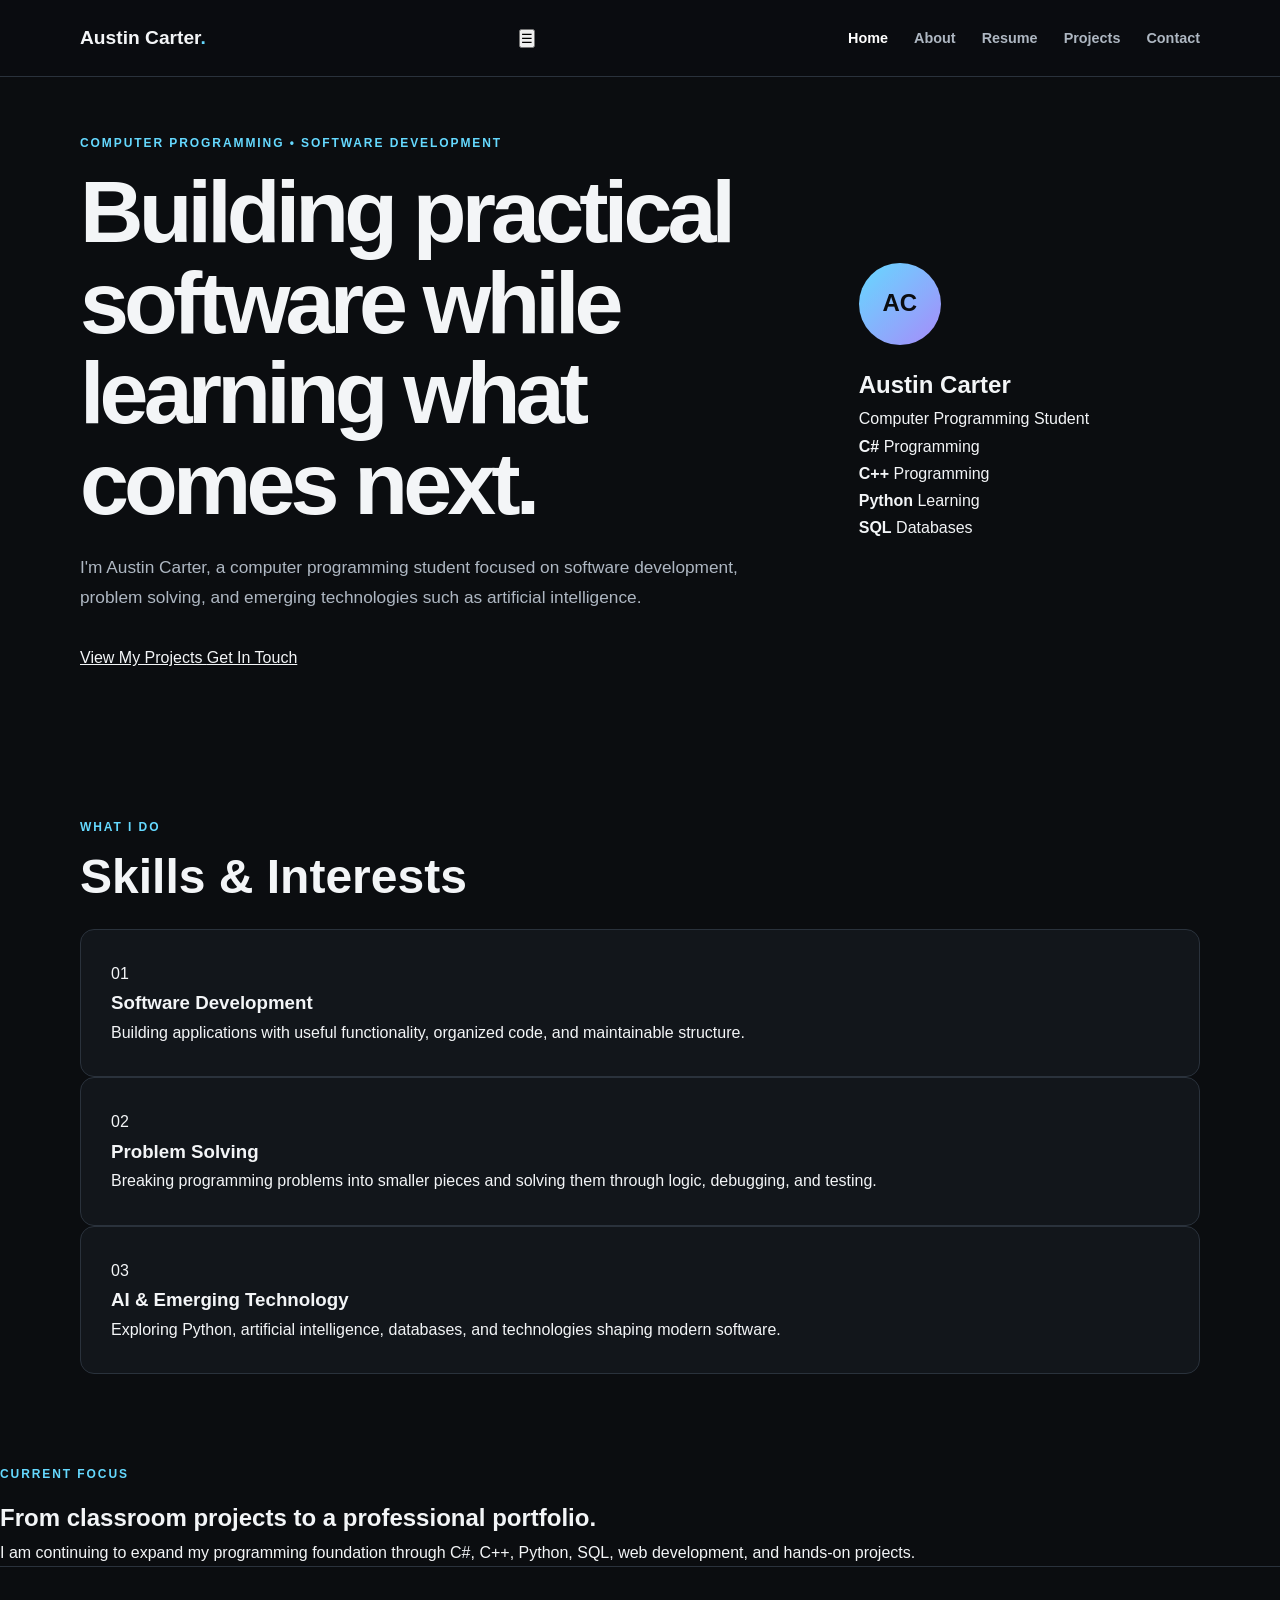
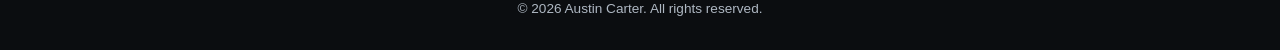
<file: index.html>
<!DOCTYPE html>
<html lang="en">

	<head>
		<meta charset="UTF-8">
			<meta name="viewport" content="width=device-width, initial-scale=1.0">

				<meta name="description"
					content="Austin Carter's software development portfolio.">

					<title>Austin Carter | Portfolio</title>

					<link rel="stylesheet" href="css/style.css">
</head>

	<body>

		<!-- Navigation -->
		<header class="site-header">

			<nav class="nav">

				<a class="brand" href="index.html">
					Austin Carter<span>.</span>
				</a>

				<button class="menu-toggle" aria-label="Open navigation menu">
					☰
				</button>

				<ul class="nav-links">

					<li>
						<a class="active" href="index.html">Home</a>
					</li>

					<li>
						<a href="about.html">About</a>
					</li>

					<li>
						<a href="resume.html">Resume</a>
					</li>

					<li>
						<a href="projects.html">Projects</a>
					</li>

					<li>
						<a href="contact.html">Contact</a>
					</li>

				</ul>

			</nav>

		</header>


		<!-- Main Content -->
		<main>

			<!-- Hero Section -->
			<section class="hero">

				<div class="hero-content">

					<p class="eyebrow">
						COMPUTER PROGRAMMING • SOFTWARE DEVELOPMENT
					</p>

					<h1>
						Building practical software while learning what comes next.
					</h1>

					<p class="lead">
						I'm Austin Carter, a computer programming student focused
						on software development, problem solving, and emerging
						technologies such as artificial intelligence.
					</p>

					<div class="hero-buttons">

						<a class="button" href="projects.html">
							View My Projects
						</a>

						<a class="button button-outline" href="contact.html">
							Get In Touch
						</a>

					</div>

				</div>


				<!-- Profile Card -->
				<aside class="profile-card">

					<div class="avatar">
						AC
					</div>

					<h2>
						Austin Carter
					</h2>

					<p>
						Computer Programming Student
					</p>

					<div class="skill-grid">

						<div>
							<strong>C#</strong>
							<span>Programming</span>
						</div>

						<div>
							<strong>C++</strong>
							<span>Programming</span>
						</div>

						<div>
							<strong>Python</strong>
							<span>Learning</span>
						</div>

						<div>
							<strong>SQL</strong>
							<span>Databases</span>
						</div>

					</div>

				</aside>

			</section>


			<!-- Skills Section -->
			<section class="section">

				<div class="section-heading">

					<p class="eyebrow">
						WHAT I DO
					</p>

					<h2>
						Skills & Interests
					</h2>

				</div>


				<div class="cards three">

					<article class="card">

						<div class="number">
							01
						</div>

						<h3>
							Software Development
						</h3>

						<p>
							Building applications with useful functionality,
							organized code, and maintainable structure.
						</p>

					</article>


					<article class="card">

						<div class="number">
							02
						</div>

						<h3>
							Problem Solving
						</h3>

						<p>
							Breaking programming problems into smaller pieces
							and solving them through logic, debugging, and testing.
						</p>

					</article>


					<article class="card">

						<div class="number">
							03
						</div>

						<h3>
							AI & Emerging Technology
						</h3>

						<p>
							Exploring Python, artificial intelligence, databases,
							and technologies shaping modern software.
						</p>

					</article>

				</div>

			</section>


			<!-- Current Focus -->
			<section class="focus-section">

				<div class="focus-content">

					<div>

						<p class="eyebrow">
							CURRENT FOCUS
						</p>

						<h2>
							From classroom projects to a professional portfolio.
						</h2>

					</div>

					<p>
						I am continuing to expand my programming foundation
						through C#, C++, Python, SQL, web development, and
						hands-on projects.
					</p>

				</div>

			</section>

		</main>


		<!-- Footer -->
		<footer class="site-footer">

			<p>
				© 2026 Austin Carter. All rights reserved.
			</p>

		</footer>


		<script src="js/script.js"></script>

	</body>

</html>
</file>
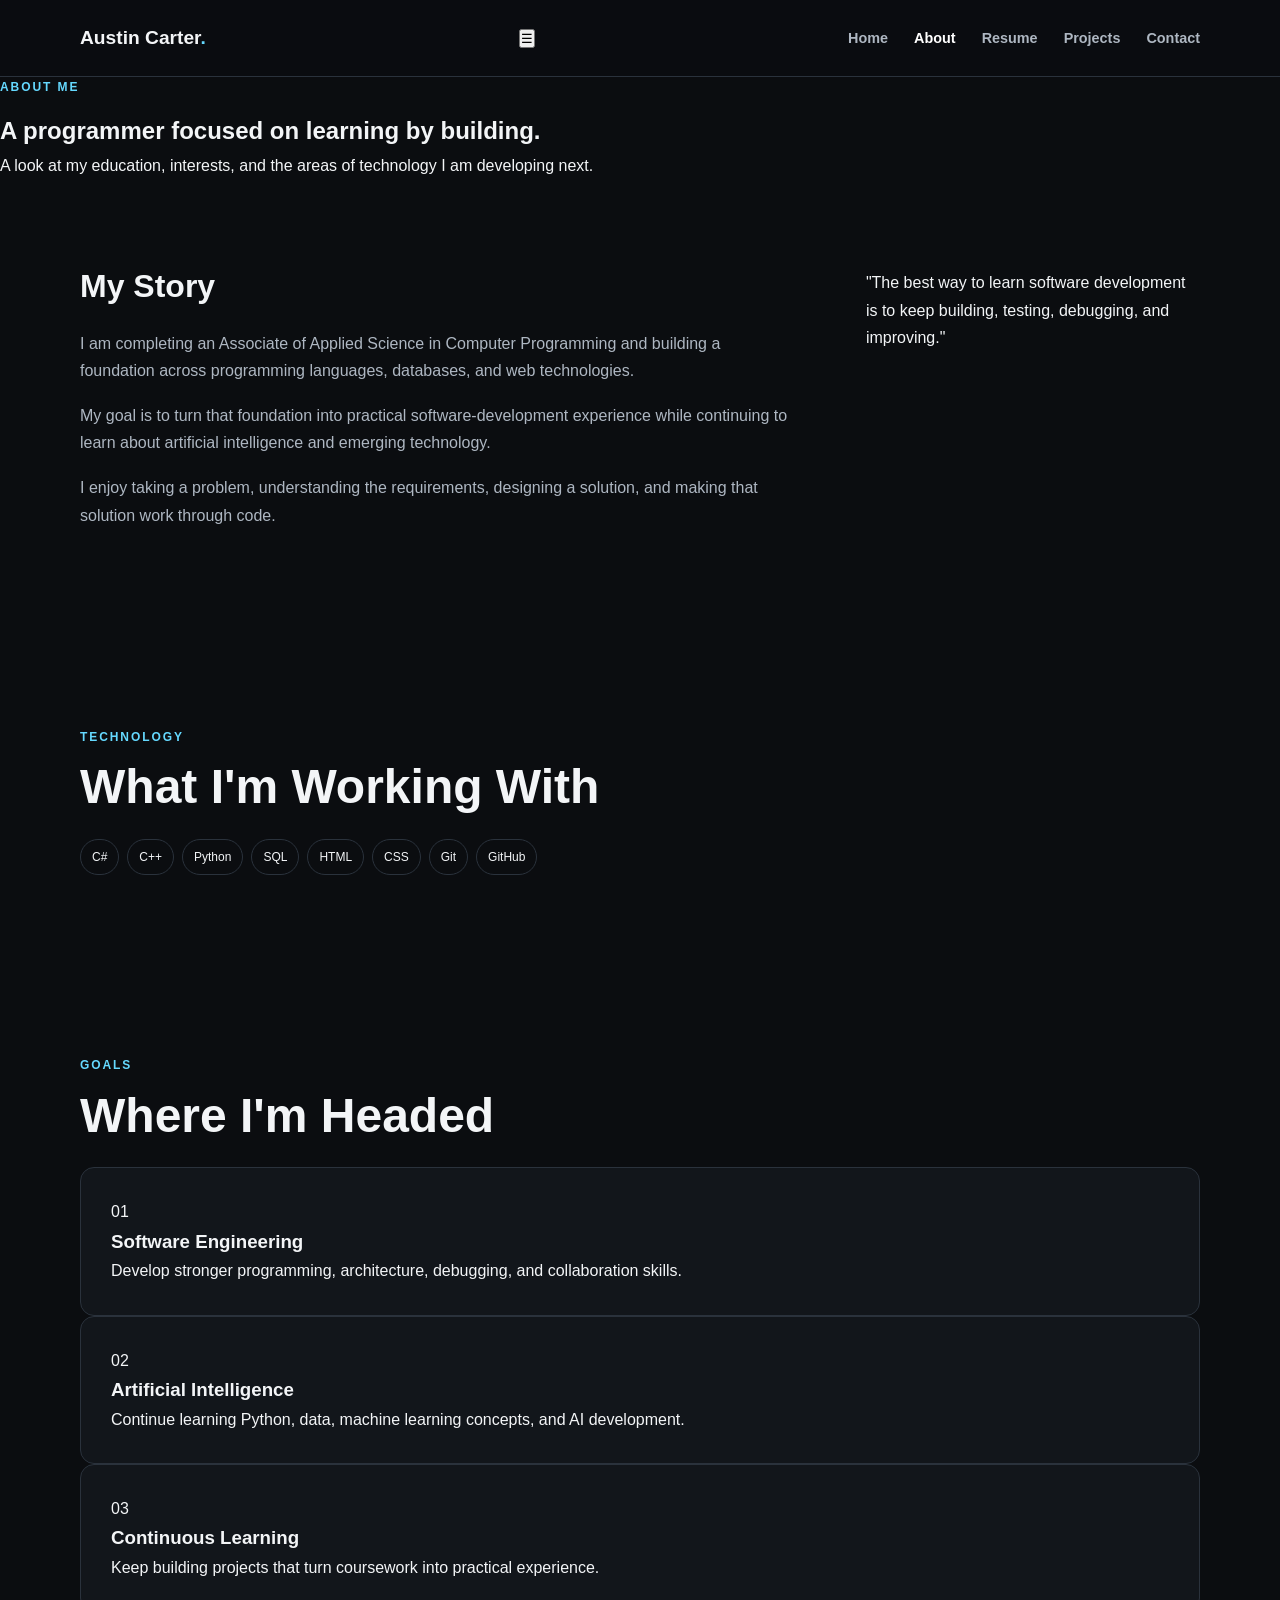
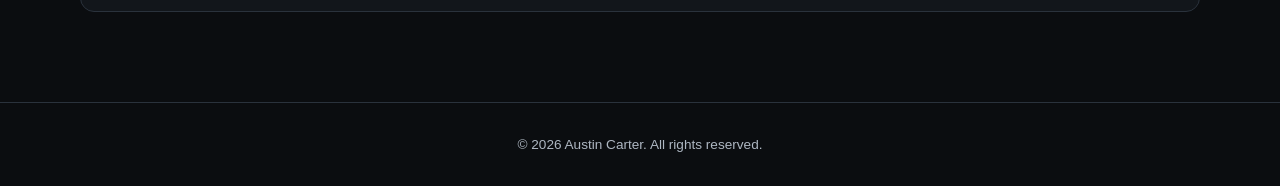
<file: about.html>
<!DOCTYPE html>
<html lang="en">

	<head>

		<meta charset="UTF-8">

			<meta name="viewport"
				content="width=device-width, initial-scale=1.0">

				<meta name="description"
					content="About Austin Carter and my programming background.">

					<title>About | Austin Carter</title>

					<link rel="stylesheet" href="css/style.css">

</head>

	<body>

		<!-- Navigation -->
		<header class="site-header">

			<nav class="nav">

				<a class="brand" href="index.html">
					Austin Carter<span>.</span>
				</a>

				<button class="menu-toggle" aria-label="Open navigation menu">
					☰
				</button>

				<ul class="nav-links">

					<li>
						<a href="index.html">Home</a>
					</li>

					<li>
						<a class="active" href="about.html">About</a>
					</li>

					<li>
						<a href="resume.html">Resume</a>
					</li>

					<li>
						<a href="projects.html">Projects</a>
					</li>

					<li>
						<a href="contact.html">Contact</a>
					</li>

				</ul>

			</nav>

		</header>


		<main>

			<!-- Page Header -->
			<section class="page-header">

				<p class="eyebrow">
					ABOUT ME
				</p>

				<h1>
					A programmer focused on learning by building.
				</h1>

				<p>
					A look at my education, interests, and the areas of
					technology I am developing next.
				</p>

			</section>


			<!-- About -->
			<section class="section split">

				<div>

					<h2>
						My Story
					</h2>

					<p>
						I am completing an Associate of Applied Science
						in Computer Programming and building a foundation
						across programming languages, databases, and web
						technologies.
					</p>

					<p>
						My goal is to turn that foundation into practical
						software-development experience while continuing
						to learn about artificial intelligence and emerging
						technology.
					</p>

					<p>
						I enjoy taking a problem, understanding the
						requirements, designing a solution, and making
						that solution work through code.
					</p>

				</div>


				<aside class="quote-card">

					<p>
						"The best way to learn software development is to
						keep building, testing, debugging, and improving."
					</p>

				</aside>

			</section>


			<!-- Technology -->
			<section class="light-section">

				<div class="section">

					<p class="eyebrow">
						TECHNOLOGY
					</p>

					<h2>
						What I'm Working With
					</h2>

					<div class="pills">

						<span>C#</span>

						<span>C++</span>

						<span>Python</span>

						<span>SQL</span>

						<span>HTML</span>

						<span>CSS</span>

						<span>Git</span>

						<span>GitHub</span>

					</div>

				</div>

			</section>


			<!-- Goals -->
			<section class="section">

				<div class="section-heading">

					<p class="eyebrow">
						GOALS
					</p>

					<h2>
						Where I'm Headed
					</h2>

				</div>


				<div class="cards three">

					<article class="card">

						<div class="number">
							01
						</div>

						<h3>
							Software Engineering
						</h3>

						<p>
							Develop stronger programming, architecture,
							debugging, and collaboration skills.
						</p>

					</article>


					<article class="card">

						<div class="number">
							02
						</div>

						<h3>
							Artificial Intelligence
						</h3>

						<p>
							Continue learning Python, data, machine learning
							concepts, and AI development.
						</p>

					</article>


					<article class="card">

						<div class="number">
							03
						</div>

						<h3>
							Continuous Learning
						</h3>

						<p>
							Keep building projects that turn coursework
							into practical experience.
						</p>

					</article>

				</div>

			</section>

		</main>


		<footer class="site-footer">

			<p>
				© 2026 Austin Carter. All rights reserved.
			</p>

		</footer>


		<script src="js/script.js"></script>

	</body>

</html>
</file>
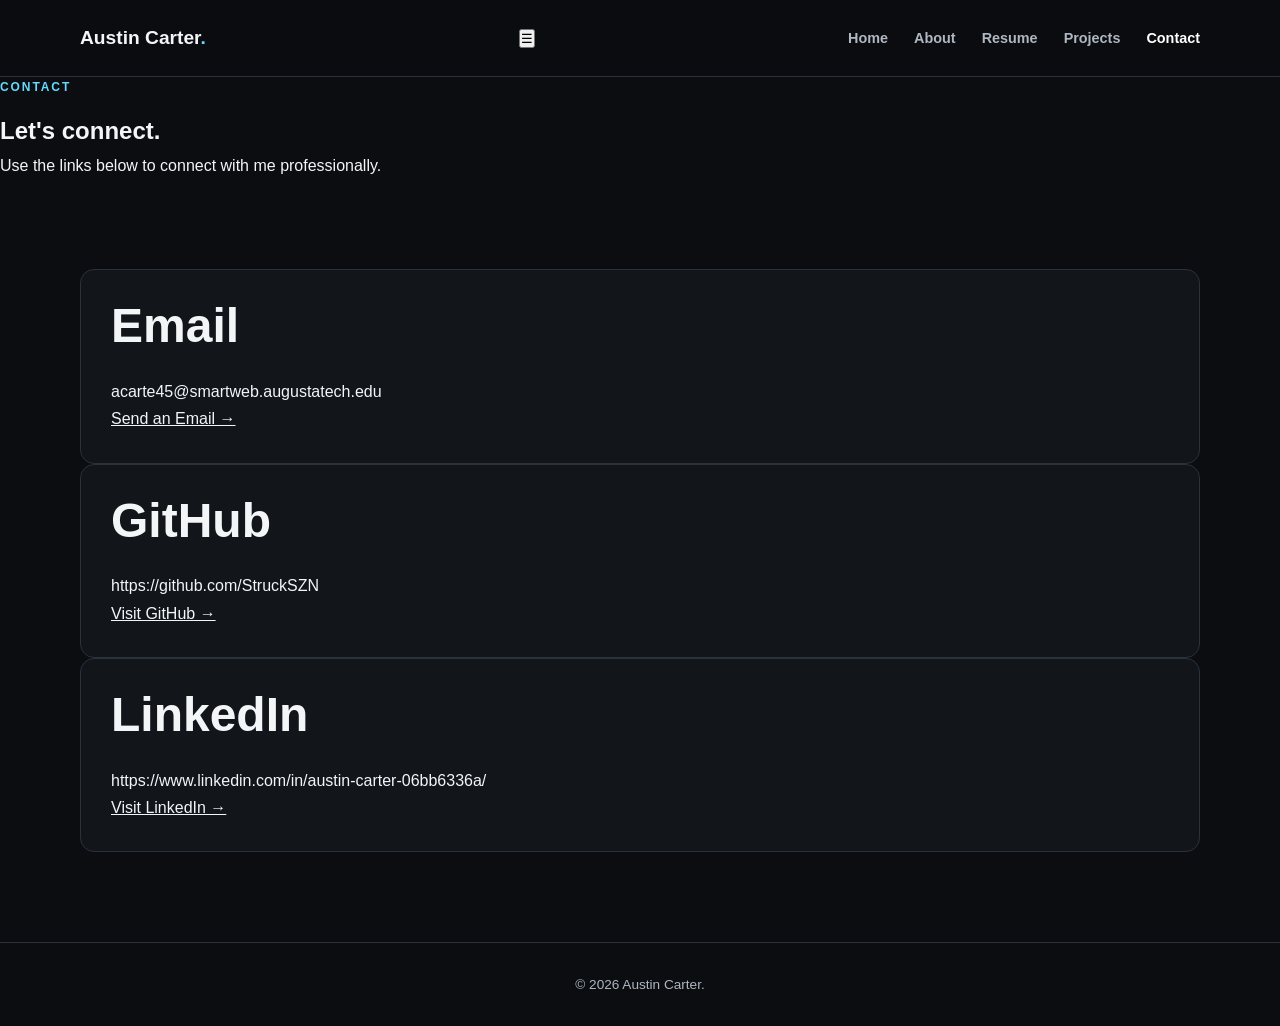
<file: contact.html>
<!DOCTYPE html>
<html lang="en">

	<head>

		<meta charset="UTF-8">

			<meta name="viewport"
				content="width=device-width, initial-scale=1.0">

				<meta name="description"
					content="Contact Austin Carter.">

					<title>Contact | Austin Carter</title>

					<link rel="stylesheet" href="css/style.css">

</head>

	<body>

		<!-- Navigation -->
		<header class="site-header">

			<nav class="nav">

				<a class="brand" href="index.html">
					Austin Carter<span>.</span>
				</a>

				<button class="menu-toggle" aria-label="Open navigation menu">
					☰
				</button>

				<ul class="nav-links">

					<li>
						<a href="index.html">Home</a>
					</li>

					<li>
						<a href="about.html">About</a>
					</li>

					<li>
						<a href="resume.html">Resume</a>
					</li>

					<li>
						<a href="projects.html">Projects</a>
					</li>

					<li>
						<a class="active" href="contact.html">Contact</a>
					</li>

				</ul>

			</nav>

		</header>


		<main>

			<!-- Page Header -->
			<section class="page-header">

				<p class="eyebrow">
					CONTACT
				</p>

				<h1>
					Let's connect.
				</h1>

				<p>
					Use the links below to connect with me professionally.
				</p>

			</section>


		
			<section class="section">

				<div class="contact-grid">


					<!-- Email -->
					<article class="contact-card">

						<h2>
							Email
						</h2>

						<p>
							acarte45@smartweb.augustatech.edu
						</p>

						
						<a href="acarte45@smartweb.augustatech.edu">
							Send an Email →
						</a>

					</article>


					<!-- GitHub -->
					<article class="contact-card">

						<h2>
							GitHub
						</h2>

						<p>
							https://github.com/StruckSZN
						</p>

					
						<a href="#">
							Visit GitHub →
						</a>

					</article>


					<!-- LinkedIn -->
					<article class="contact-card">

						<h2>
							LinkedIn
						</h2>

						<p>
							https://www.linkedin.com/in/austin-carter-06bb6336a/
						</p>

					
						<a href="#">
							Visit LinkedIn →
						</a>

					</article>


				</div>

			</section>

		</main>


		<footer class="site-footer">

			<p>
				© 2026 Austin Carter.
			</p>

		</footer>


		<script src="js/script.js"></script>

	</body>

</html>
</file>
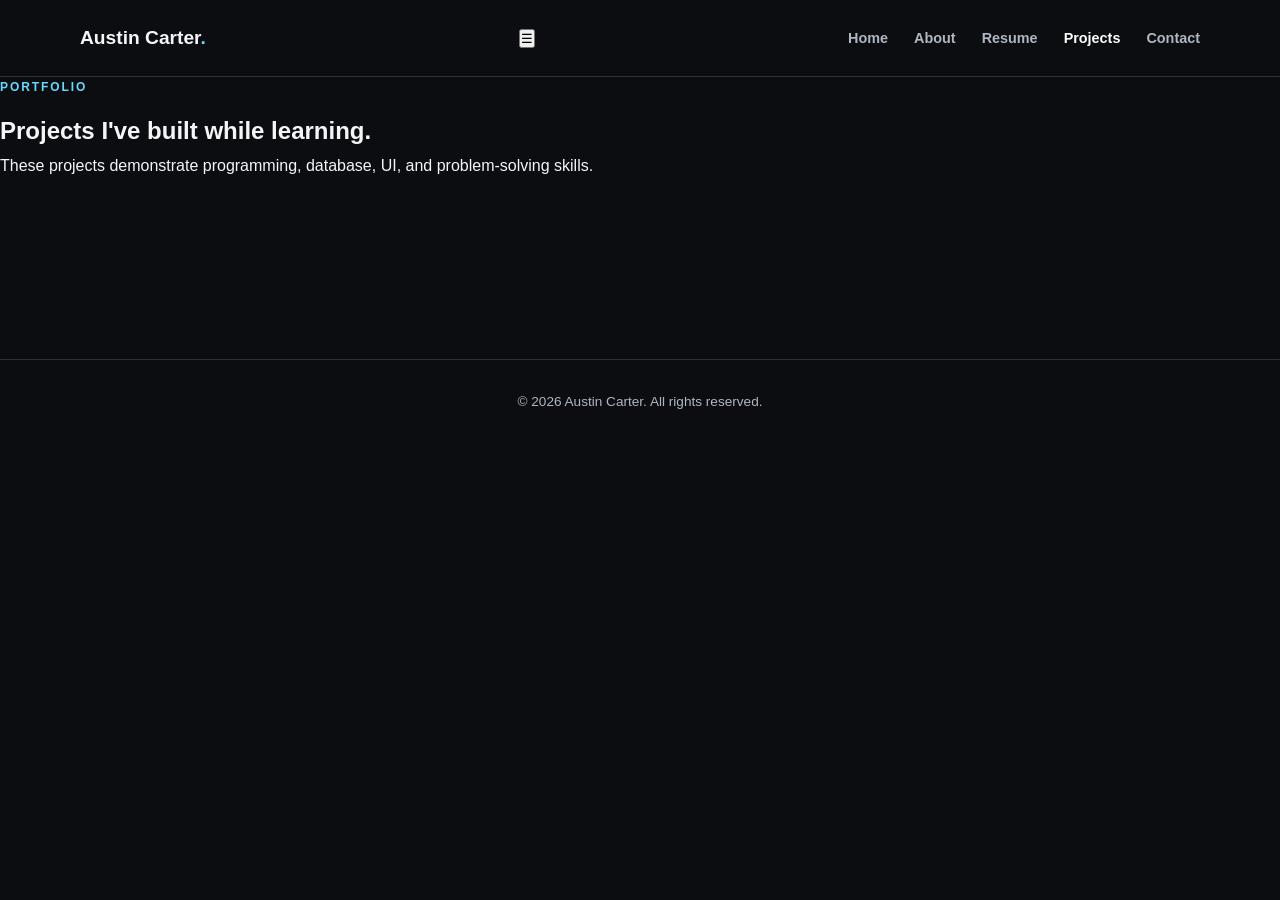
<file: projects.html>
<!DOCTYPE html>
<html lang="en">

	<head>

		<meta charset="UTF-8">

			<meta name="viewport"
				content="width=device-width, initial-scale=1.0">

				<meta name="description"
					content="Austin Carter's programming projects.">

					<title>Projects | Austin Carter</title>

					<link rel="stylesheet" href="css/style.css">

</head>

	<body>

		<!-- Navigation -->
		<header class="site-header">

			<nav class="nav">

				<a class="brand" href="index.html">
					Austin Carter<span>.</span>
				</a>

				<button class="menu-toggle" aria-label="Open navigation menu">
					☰
				</button>

				<ul class="nav-links">

					<li>
						<a href="index.html">Home</a>
					</li>

					<li>
						<a href="about.html">About</a>
					</li>

					<li>
						<a href="resume.html">Resume</a>
					</li>

					<li>
						<a class="active" href="projects.html">Projects</a>
					</li>

					<li>
						<a href="contact.html">Contact</a>
					</li>

				</ul>

			</nav>

		</header>


		<main>

			<!-- Page Header -->
			<section class="page-header">

				<p class="eyebrow">
					PORTFOLIO
				</p>

				<h1>
					Projects I've built while learning.
				</h1>

				<p>
					These projects demonstrate programming, database,
					UI, and problem-solving skills.
				</p>

			</section>


			<!-- Projects -->
			<section class="section">

				<div class="project-grid">


					</article>


				</div>

			</section>

		</main>


		<footer class="site-footer">

			<p>
				© 2026 Austin Carter. All rights reserved.
			</p>

		</footer>


		<script src="js/script.js"></script>

	</body>

</html>
</file>
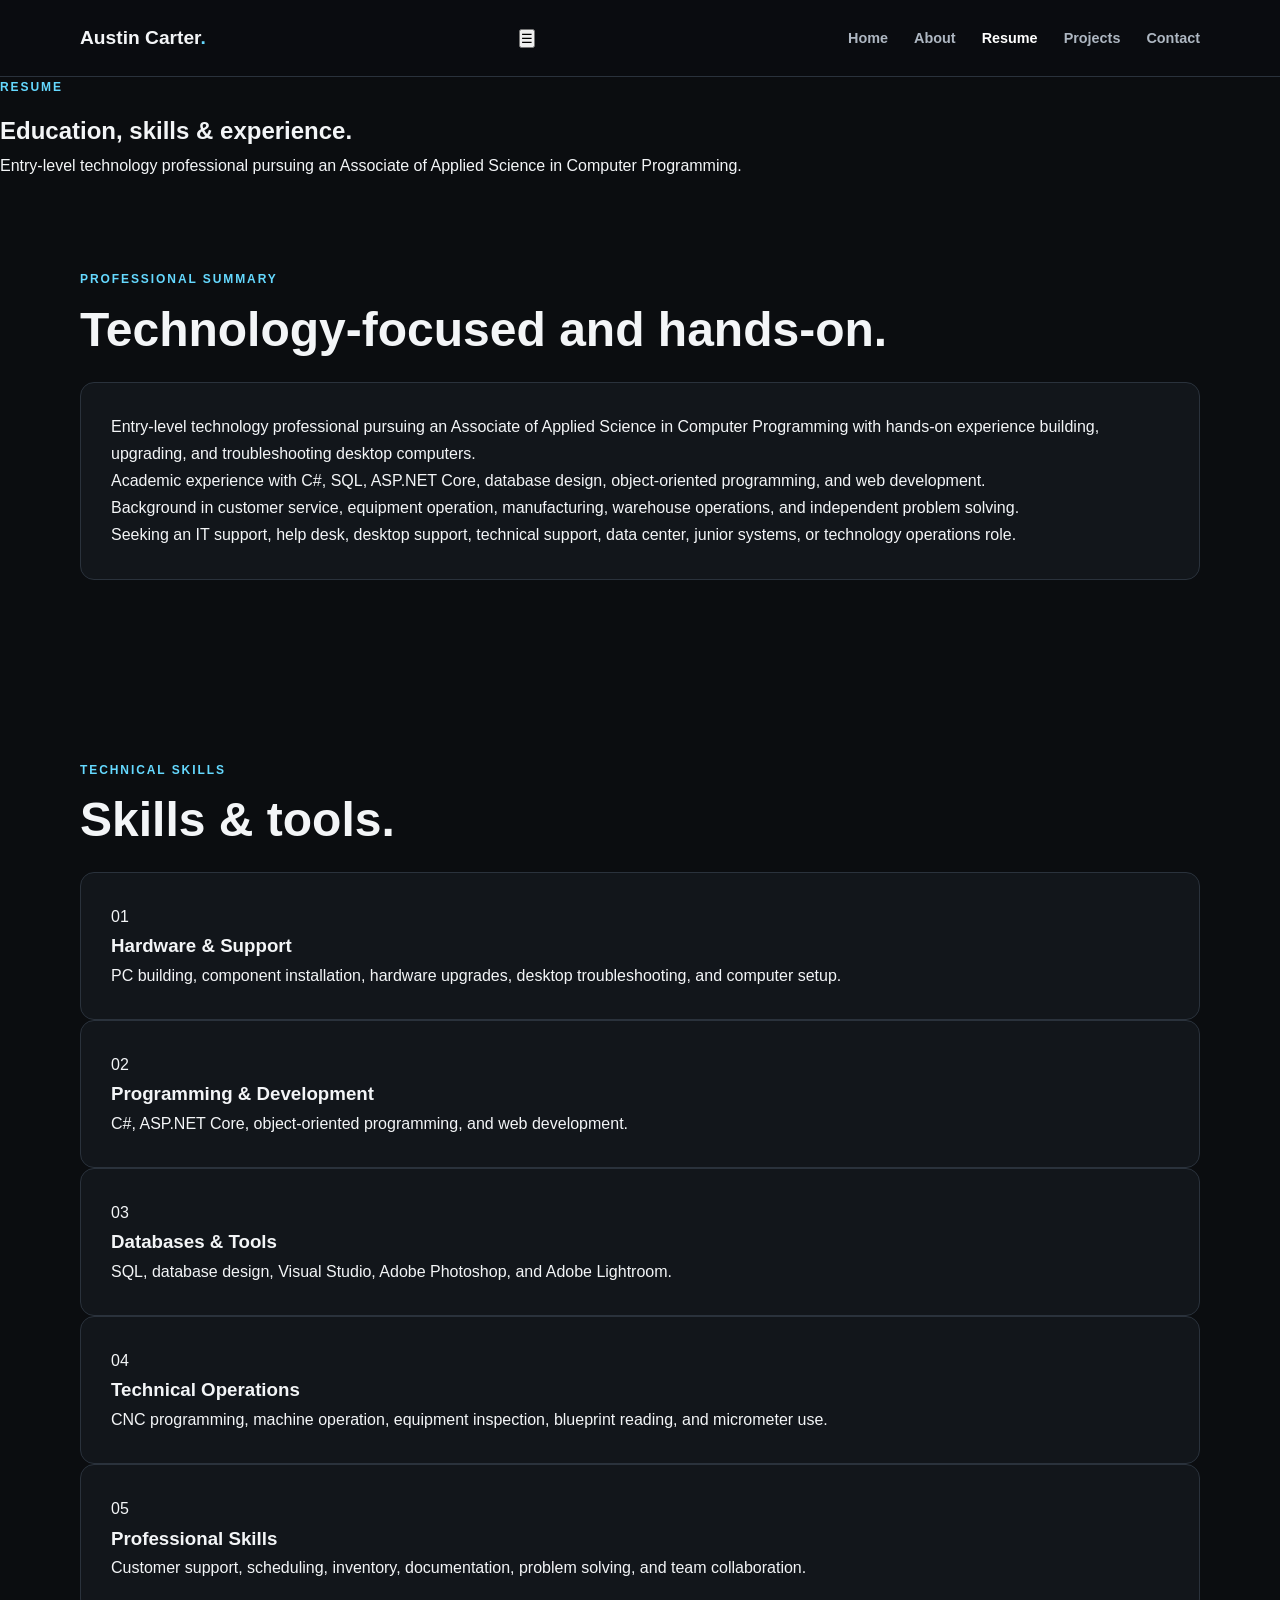
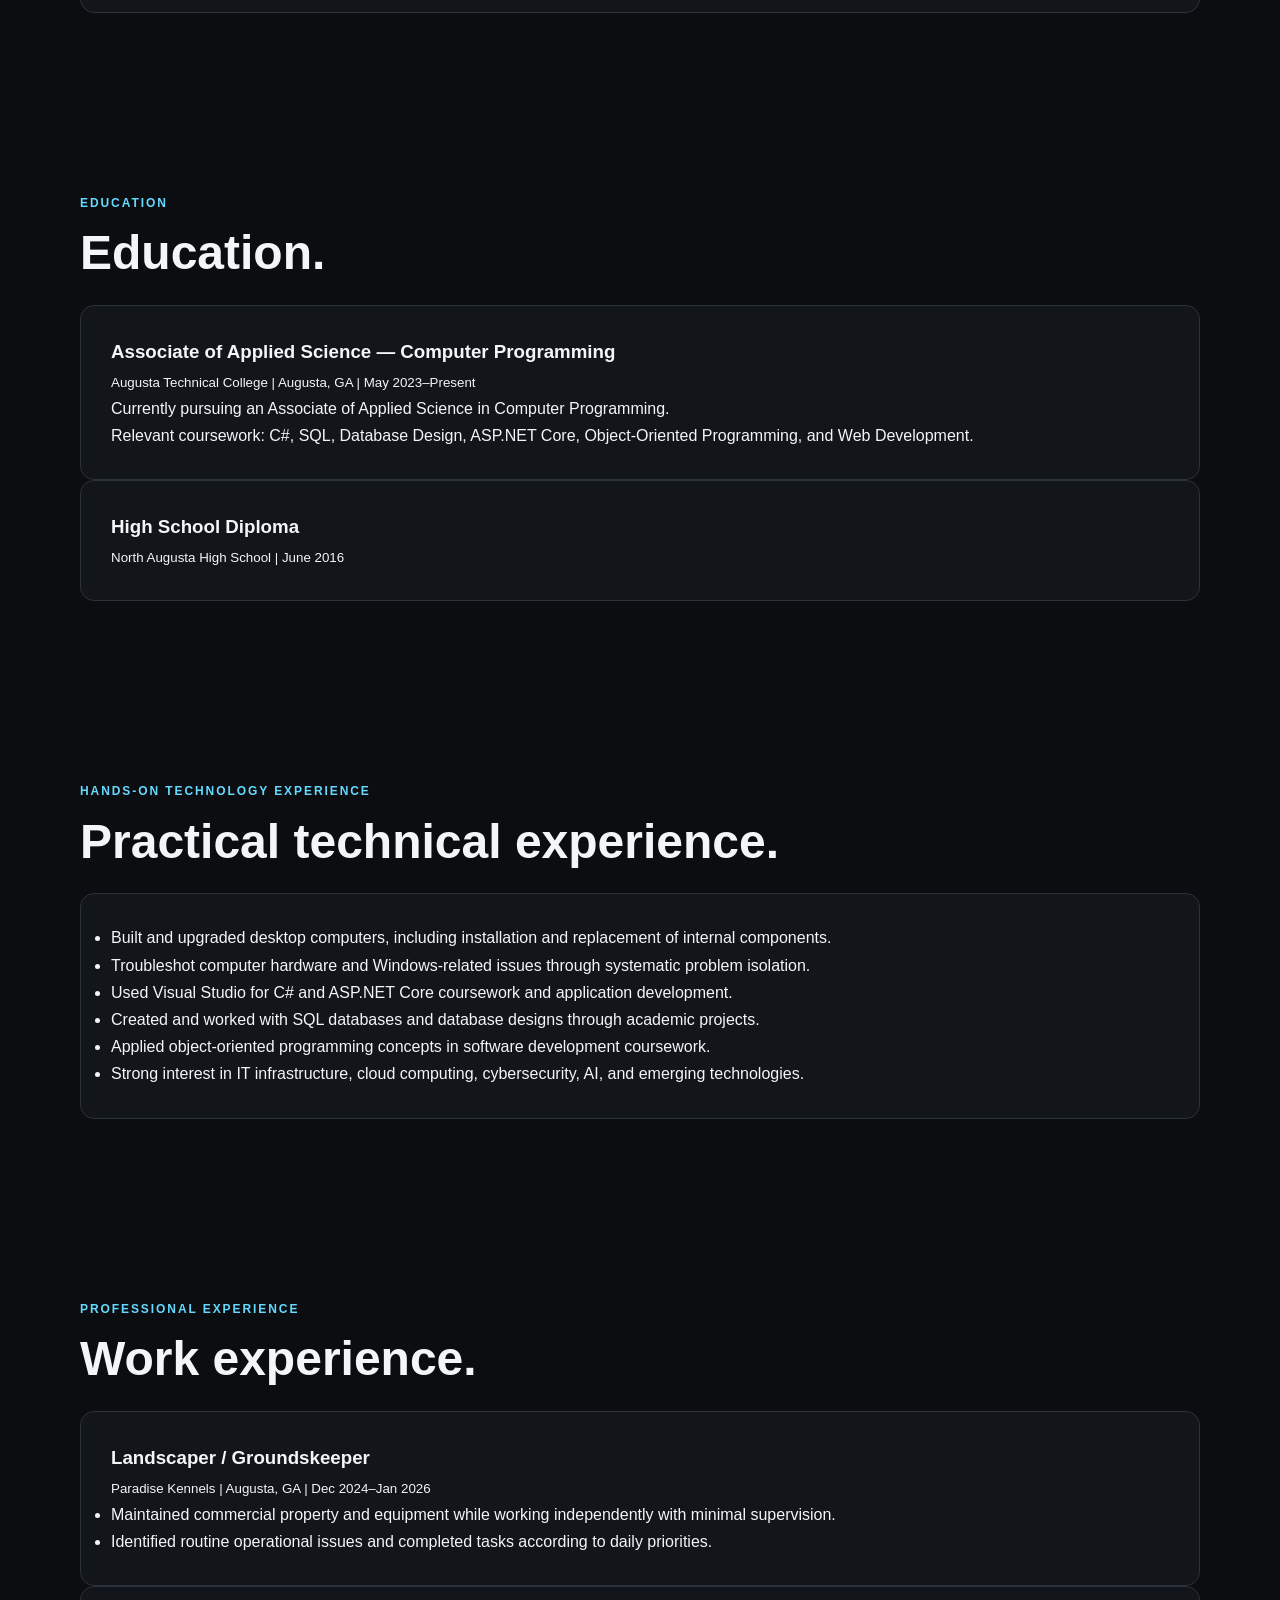
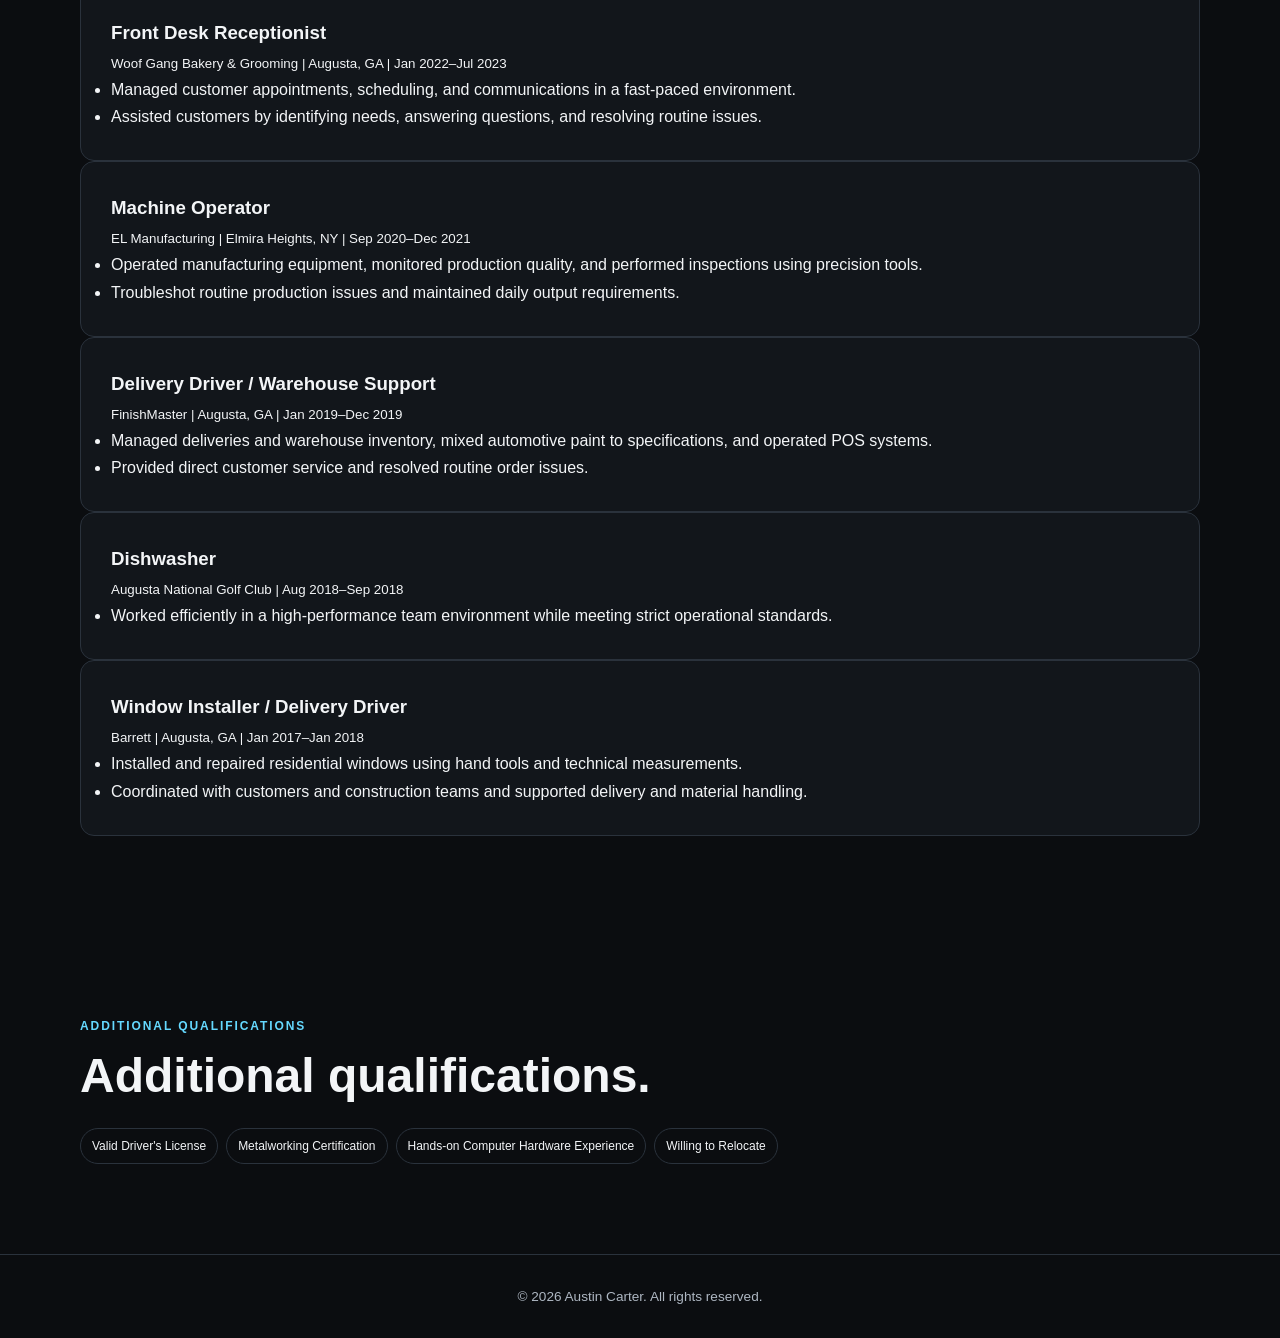
<file: resume.html>
<!DOCTYPE html>
<html lang="en">

	<head>

		<meta charset="UTF-8">

			<meta name="viewport" content="width=device-width, initial-scale=1.0">

				<meta name="description"
					content="Austin Carter's resume, technical skills, education, and professional experience.">

					<title>Resume | Austin Carter</title>

					<link rel="stylesheet" href="css/style.css">

</head>

	<body>

		<!-- Navigation -->
		<header class="site-header">

			<nav class="nav">

				<a class="brand" href="index.html">
					Austin Carter<span>.</span>
				</a>

				<button class="menu-toggle" aria-label="Open navigation menu">
					☰
				</button>

				<ul class="nav-links">

					<li>
						<a href="index.html">Home</a>
					</li>

					<li>
						<a href="about.html">About</a>
					</li>

					<li>
						<a class="active" href="resume.html">Resume</a>
					</li>

					<li>
						<a href="projects.html">Projects</a>
					</li>

					<li>
						<a href="contact.html">Contact</a>
					</li>

				</ul>

			</nav>

		</header>


		<main>

			<!-- Page Header -->
			<section class="page-header">

				<p class="eyebrow">
					RESUME
				</p>

				<h1>
					Education, skills & experience.
				</h1>

				<p>
					Entry-level technology professional pursuing an
					Associate of Applied Science in Computer Programming.
				</p>

			</section>


			<!-- Professional Summary -->
			<section class="section">

				<div class="section-heading">

					<p class="eyebrow">
						PROFESSIONAL SUMMARY
					</p>

					<h2>
						Technology-focused and hands-on.
					</h2>

				</div>

				<article class="card">

					<p>
						Entry-level technology professional pursuing an
						Associate of Applied Science in Computer Programming
						with hands-on experience building, upgrading, and
						troubleshooting desktop computers.
					</p>

					<p>
						Academic experience with C#, SQL, ASP.NET Core,
						database design, object-oriented programming, and
						web development.
					</p>

					<p>
						Background in customer service, equipment operation,
						manufacturing, warehouse operations, and independent
						problem solving.
					</p>

					<p>
						Seeking an IT support, help desk, desktop support,
						technical support, data center, junior systems, or
						technology operations role.
					</p>

				</article>

			</section>


			<!-- Technical Skills -->
			<section class="section">

				<div class="section-heading">

					<p class="eyebrow">
						TECHNICAL SKILLS
					</p>

					<h2>
						Skills & tools.
					</h2>

				</div>


				<div class="cards three">

					<article class="card">

						<div class="number">
							01
						</div>

						<h3>
							Hardware & Support
						</h3>

						<p>
							PC building, component installation, hardware
							upgrades, desktop troubleshooting, and computer
							setup.
						</p>

					</article>


					<article class="card">

						<div class="number">
							02
						</div>

						<h3>
							Programming & Development
						</h3>

						<p>
							C#, ASP.NET Core, object-oriented programming,
							and web development.
						</p>

					</article>


					<article class="card">

						<div class="number">
							03
						</div>

						<h3>
							Databases & Tools
						</h3>

						<p>
							SQL, database design, Visual Studio, Adobe
							Photoshop, and Adobe Lightroom.
						</p>

					</article>


					<article class="card">

						<div class="number">
							04
						</div>

						<h3>
							Technical Operations
						</h3>

						<p>
							CNC programming, machine operation, equipment
							inspection, blueprint reading, and micrometer use.
						</p>

					</article>


					<article class="card">

						<div class="number">
							05
						</div>

						<h3>
							Professional Skills
						</h3>

						<p>
							Customer support, scheduling, inventory,
							documentation, problem solving, and team
							collaboration.
						</p>

					</article>

				</div>

			</section>


			<!-- Education -->
			<section class="section">

				<div class="section-heading">

					<p class="eyebrow">
						EDUCATION
					</p>

					<h2>
						Education.
					</h2>

				</div>


				<article class="resume-item">

					<h3>
						Associate of Applied Science — Computer Programming
					</h3>

					<small>
						Augusta Technical College | Augusta, GA |
						May 2023–Present
					</small>

					<p>
						Currently pursuing an Associate of Applied Science
						in Computer Programming.
					</p>

					<p>
						Relevant coursework: C#, SQL, Database Design,
						ASP.NET Core, Object-Oriented Programming, and
						Web Development.
					</p>

				</article>


				<article class="resume-item">

					<h3>
						High School Diploma
					</h3>

					<small>
						North Augusta High School | June 2016
					</small>

				</article>

			</section>


			<!-- Hands-On Technology Experience -->
			<section class="section">

				<div class="section-heading">

					<p class="eyebrow">
						HANDS-ON TECHNOLOGY EXPERIENCE
					</p>

					<h2>
						Practical technical experience.
					</h2>

				</div>


				<article class="card">

					<ul class="check-list">

						<li>
							Built and upgraded desktop computers, including
							installation and replacement of internal components.
						</li>

						<li>
							Troubleshot computer hardware and Windows-related
							issues through systematic problem isolation.
						</li>

						<li>
							Used Visual Studio for C# and ASP.NET Core coursework
							and application development.
						</li>

						<li>
							Created and worked with SQL databases and database
							designs through academic projects.
						</li>

						<li>
							Applied object-oriented programming concepts in
							software development coursework.
						</li>

						<li>
							Strong interest in IT infrastructure, cloud computing,
							cybersecurity, AI, and emerging technologies.
						</li>

					</ul>

				</article>

			</section>


			<!-- Professional Experience -->
			<section class="section">

				<div class="section-heading">

					<p class="eyebrow">
						PROFESSIONAL EXPERIENCE
					</p>

					<h2>
						Work experience.
					</h2>

				</div>


				<!-- Paradise Kennels -->
				<article class="resume-item">

					<h3>
						Landscaper / Groundskeeper
					</h3>

					<small>
						Paradise Kennels | Augusta, GA |
						Dec 2024–Jan 2026
					</small>

					<ul class="check-list">

						<li>
							Maintained commercial property and equipment
							while working independently with minimal supervision.
						</li>

						<li>
							Identified routine operational issues and completed
							tasks according to daily priorities.
						</li>

					</ul>

				</article>


				<!-- Woof Gang -->
				<article class="resume-item">

					<h3>
						Front Desk Receptionist
					</h3>

					<small>
						Woof Gang Bakery & Grooming | Augusta, GA |
						Jan 2022–Jul 2023
					</small>

					<ul class="check-list">

						<li>
							Managed customer appointments, scheduling, and
							communications in a fast-paced environment.
						</li>

						<li>
							Assisted customers by identifying needs, answering
							questions, and resolving routine issues.
						</li>

					</ul>

				</article>


				<!-- EL Manufacturing -->
				<article class="resume-item">

					<h3>
						Machine Operator
					</h3>

					<small>
						EL Manufacturing | Elmira Heights, NY |
						Sep 2020–Dec 2021
					</small>

					<ul class="check-list">

						<li>
							Operated manufacturing equipment, monitored
							production quality, and performed inspections
							using precision tools.
						</li>

						<li>
							Troubleshot routine production issues and
							maintained daily output requirements.
						</li>

					</ul>

				</article>


				<!-- FinishMaster -->
				<article class="resume-item">

					<h3>
						Delivery Driver / Warehouse Support
					</h3>

					<small>
						FinishMaster | Augusta, GA |
						Jan 2019–Dec 2019
					</small>

					<ul class="check-list">

						<li>
							Managed deliveries and warehouse inventory,
							mixed automotive paint to specifications, and
							operated POS systems.
						</li>

						<li>
							Provided direct customer service and resolved
							routine order issues.
						</li>

					</ul>

				</article>


				<!-- Augusta National -->
				<article class="resume-item">

					<h3>
						Dishwasher
					</h3>

					<small>
						Augusta National Golf Club |
						Aug 2018–Sep 2018
					</small>

					<ul class="check-list">

						<li>
							Worked efficiently in a high-performance team
							environment while meeting strict operational
							standards.
						</li>

					</ul>

				</article>


				<!-- Barrett -->
				<article class="resume-item">

					<h3>
						Window Installer / Delivery Driver
					</h3>

					<small>
						Barrett | Augusta, GA |
						Jan 2017–Jan 2018
					</small>

					<ul class="check-list">

						<li>
							Installed and repaired residential windows using
							hand tools and technical measurements.
						</li>

						<li>
							Coordinated with customers and construction teams
							and supported delivery and material handling.
						</li>

					</ul>

				</article>

			</section>


			<!-- Additional Qualifications -->
			<section class="section">

				<div class="section-heading">

					<p class="eyebrow">
						ADDITIONAL QUALIFICATIONS
					</p>

					<h2>
						Additional qualifications.
					</h2>

				</div>


				<div class="pills">

					<span>
						Valid Driver's License
					</span>

					<span>
						Metalworking Certification
					</span>

					<span>
						Hands-on Computer Hardware Experience
					</span>

					<span>
						Willing to Relocate
					</span>

				</div>

			</section>

		</main>


		<!-- Footer -->
		<footer class="site-footer">

			<p>
				© 2026 Austin Carter. All rights reserved.
			</p>

		</footer>


		<script src="js/script.js"></script>

	</body>

</html>
</file>
<file: css/style.css>
* {
    box-sizing: border-box;
    margin: 0;
    padding: 0;
}

html {
    scroll-behavior: smooth;
}

body {
    font-family: Inter, Arial, sans-serif;
    background: #0b0d10;
    color: #f3f5f7;
    line-height: 1.7;
}

a {
    color: inherit;
}

.site-header,
header {
    position: sticky;
    top: 0;
    z-index: 10;
    background: rgba(11, 13, 16, 0.94);
    border-bottom: 1px solid #2a323c;
}

.nav,
nav {
    width: min(1120px, calc(100% - 40px));
    min-height: 76px;
    margin: auto;
    display: flex;
    align-items: center;
    justify-content: space-between;
}

.brand {
    font-weight: 800;
    font-size: 1.2rem;
    text-decoration: none;
}

.brand span,
.eyebrow,
.project small,
.link {
    color: #65d9ff;
}

nav ul {
    display: flex;
    gap: 26px;
    list-style: none;
}

nav li a {
    color: #aeb7c2;
    text-decoration: none;
    font-size: 0.9rem;
    font-weight: 600;
}

nav li a:hover,
nav li a.active {
    color: #fff;
}

.menu {
    display: none;
    background: none;
    border: 1px solid #2a323c;
    color: #fff;
    padding: 7px 10px;
    border-radius: 8px;
}

.hero,
.page,
.section {
    width: min(1120px, calc(100% - 40px));
    margin: auto;
}

.hero {
    min-height: 650px;
    display: grid;
    grid-template-columns: 1.35fr 0.65fr;
    gap: 70px;
    align-items: center;
}

.page {
    padding: 120px 0 60px;
}

.hero h1,
.page h1 {
    font-size: clamp(2.8rem, 7vw, 5.5rem);
    line-height: 1.03;
    letter-spacing: -0.055em;
}

.lead {
    color: #aeb7c2;
    font-size: 1.08rem;
    max-width: 720px;
    margin: 24px 0 32px;
}

.eyebrow {
    font-size: 0.75rem;
    font-weight: 800;
    letter-spacing: 0.16em;
    margin-bottom: 14px;
}

.btn {
    display: inline-block;
    padding: 12px 20px;
    border-radius: 8px;
    background: #f3f5f7;
    color: #0b0d10;
    font-weight: 800;
    text-decoration: none;
    margin: 4px 8px 4px 0;
}

.btn.outline {
    background: transparent;
    color: #fff;
    border: 1px solid #2a323c;
}

.profile,
article {
    background: #12161b;
    border: 1px solid #2a323c;
    border-radius: 14px;
    padding: 30px;
}

.avatar {
    width: 82px;
    height: 82px;
    display: grid;
    place-items: center;
    border-radius: 50%;
    background: linear-gradient(135deg, #65d9ff, #a78bfa);
    color: #0b0d10;
    font-weight: 900;
    font-size: 1.5rem;
    margin-bottom: 20px;
}

.skills,
.pills {
    display: flex;
    flex-wrap: wrap;
    gap: 8px;
    margin-top: 20px;
}

.skills b,
.pills span {
    border: 1px solid #2a323c;
    padding: 7px 11px;
    border-radius: 999px;
    font-size: 0.75rem;
}

.section {
    padding: 90px 0;
}

.section > h2,
.section h2 {
    font-size: clamp(2rem, 4vw, 3rem);
    line-height: 1.1;
    margin-bottom: 25px;
}

.grid {
    display: grid;
    gap: 18px;
}

.grid.three {
    grid-template-columns: repeat(3, 1fr);
}

.grid.two {
    grid-template-columns: 1fr 1fr;
}

.grid article p,
.item p {
    color: #aeb7c2;
}

.grid article strong {
    color: #65d9ff;
}

.grid h3 {
    margin: 15px 0 8px;
}

.band {
    border-block: 1px solid #2a323c;
    background: #12161b;
    padding: 80px max(20px, calc((100% - 1120px) / 2));
    display: grid;
    grid-template-columns: 1fr 1fr;
    gap: 70px;
}

.band h2 {
    font-size: clamp(2rem, 4vw, 3.2rem);
    line-height: 1.1;
}

.band p:last-child {
    color: #aeb7c2;
}

.split {
    display: grid;
    grid-template-columns: 1.5fr 0.7fr;
    gap: 70px;
    align-items: start;
}

.split h2 {
    font-size: 2rem;
}

.split > div > p {
    color: #aeb7c2;
    margin-bottom: 18px;
}

.quote {
    border-left: 4px solid #65d9ff;
    color: #aeb7c2;
    font-size: 1.1rem;
}

.light {
    background: #f3f5f7;
    color: #171b21;
    width: 100%;
    padding: 80px max(20px, calc((100% - 1120px) / 2));
}

.light .section {
    width: 100%;
    padding: 0;
}

.light .eyebrow {
    color: #4f46e5;
}

.project small {
    font-weight: 800;
    letter-spacing: 0.1em;
}

.project h2 {
    margin: 12px 0;
}

.project p {
    color: #aeb7c2;
}

.link {
    display: inline-block;
    margin-top: 20px;
    text-decoration: none;
    font-weight: 700;
}

.item {
    border-left: 1px solid #2a323c;
    padding-left: 25px;
    margin: 0 0 45px;
}

.item small {
    color: #aeb7c2;
}

.check {
    list-style: none;
    color: #aeb7c2;
}

.check li {
    padding: 7px 0;
}

.check li:before {
    content: "✓";
    color: #65d9ff;
    margin-right: 10px;
}

footer {
    border-top: 1px solid #2a323c;
    padding: 30px;
    text-align: center;
    color: #aeb7c2;
    font-size: 0.85rem;
}

@media (max-width: 850px) {
    .hero,
    .split,
    .band {
        grid-template-columns: 1fr;
    }

    .grid.three,
    .grid.two {
        grid-template-columns: 1fr;
    }

    .hero {
        padding: 80px 0;
        min-height: auto;
    }
}

@media (max-width: 700px) {
    nav {
        width: calc(100% - 28px);
    }

    .menu {
        display: block;
    }

    nav ul {
        display: none;
        position: absolute;
        top: 70px;
        left: 14px;
        right: 14px;
        flex-direction: column;
        gap: 0;
        padding: 8px;
        background: #12161b;
        border: 1px solid #2a323c;
        border-radius: 10px;
    }

    nav ul.open {
        display: flex;
    }

    nav li a {
        display: block;
        padding: 11px;
    }

    .hero,
    .page,
    .section {
        width: calc(100% - 28px);
    }

    .page {
        padding-top: 80px;
    }

    .hero h1,
    .page h1 {
        font-size: 2.75rem;
    }

    .band {
        padding: 70px 14px;
    }
}
</file>
